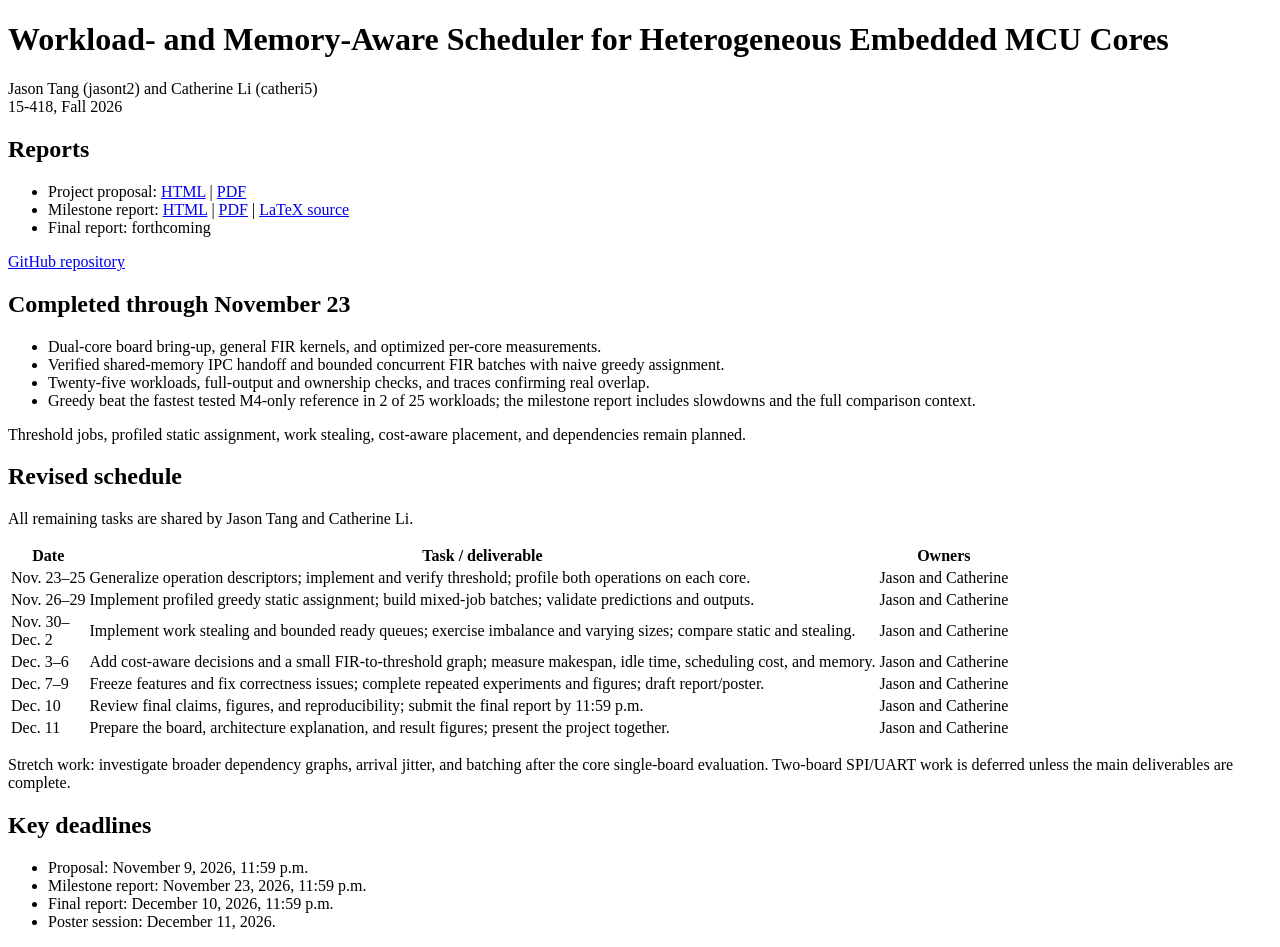
<file: docs/index.html>
<!doctype html>
<html lang="en">
<head>
  <meta charset="utf-8">
  <meta name="viewport" content="width=device-width, initial-scale=1">
  <title>15-418 Project: Heterogeneous Embedded MCU Scheduler</title>
</head>
<body>
  <h1>Workload- and Memory-Aware Scheduler for Heterogeneous Embedded MCU Cores</h1>
  <p>Jason Tang (jasont2) and Catherine Li (catheri5)<br>15-418, Fall 2026</p>
  <h2>Reports</h2>
  <ul>
    <li>Project proposal: <a href="proposal.html">HTML</a> | <a href="proposal.pdf">PDF</a></li>
    <li>Milestone report: <a href="milestone.html">HTML</a> | <a href="milestone.pdf">PDF</a> | <a href="milestone.tex">LaTeX source</a></li>
    <li>Final report: forthcoming</li>
  </ul>
  <p><a href="https://github.com/jasontxfei/15418-mcu-scheduler">GitHub repository</a></p>
  <h2>Completed through November 23</h2>
  <ul>
    <li>Dual-core board bring-up, general FIR kernels, and optimized per-core measurements.</li>
    <li>Verified shared-memory IPC handoff and bounded concurrent FIR batches with naive greedy assignment.</li>
    <li>Twenty-five workloads, full-output and ownership checks, and traces confirming real overlap.</li>
    <li>Greedy beat the fastest tested M4-only reference in 2 of 25 workloads; the milestone report includes slowdowns and the full comparison context.</li>
  </ul>
  <p>Threshold jobs, profiled static assignment, work stealing, cost-aware placement, and dependencies remain planned.</p>
  <h2>Revised schedule</h2>
  <p>All remaining tasks are shared by Jason Tang and Catherine Li.</p>
  <table>
<thead>
<tr><th scope="col"><strong>Date</strong></th><th scope="col"><strong>Task / deliverable</strong></th><th scope="col"><strong>Owners</strong></th></tr>
</thead>
<tbody>
<tr><td>Nov. 23–25</td><td>Generalize operation descriptors; implement and verify threshold; profile both operations on each core.</td><td>Jason and Catherine</td></tr>
<tr><td>Nov. 26–29</td><td>Implement profiled greedy static assignment; build mixed-job batches; validate predictions and outputs.</td><td>Jason and Catherine</td></tr>
<tr><td>Nov.&nbsp;30–<br> Dec.&nbsp;2</td><td>Implement work stealing and bounded ready queues; exercise imbalance and varying sizes; compare static and stealing.</td><td>Jason and Catherine</td></tr>
<tr><td>Dec. 3–6</td><td>Add cost-aware decisions and a small FIR-to-threshold graph; measure makespan, idle time, scheduling cost, and memory.</td><td>Jason and Catherine</td></tr>
<tr><td>Dec. 7–9</td><td>Freeze features and fix correctness issues; complete repeated experiments and figures; draft report/poster.</td><td>Jason and Catherine</td></tr>
<tr><td>Dec. 10</td><td>Review final claims, figures, and reproducibility; submit the final report by 11:59 p.m.</td><td>Jason and Catherine</td></tr>
<tr><td>Dec. 11</td><td>Prepare the board, architecture explanation, and result figures; present the project together.</td><td>Jason and Catherine</td></tr>
</tbody>
</table>
  <p>Stretch work: investigate broader dependency graphs, arrival jitter, and batching after the core single-board evaluation. Two-board SPI/UART work is deferred unless the main deliverables are complete.</p>
  <h2>Key deadlines</h2>
  <ul>
    <li>Proposal: November 9, 2026, 11:59 p.m.</li>
    <li>Milestone report: November 23, 2026, 11:59 p.m.</li>
    <li>Final report: December 10, 2026, 11:59 p.m.</li>
    <li>Poster session: December 11, 2026.</li>
  </ul>
</body>
</html>
</file>
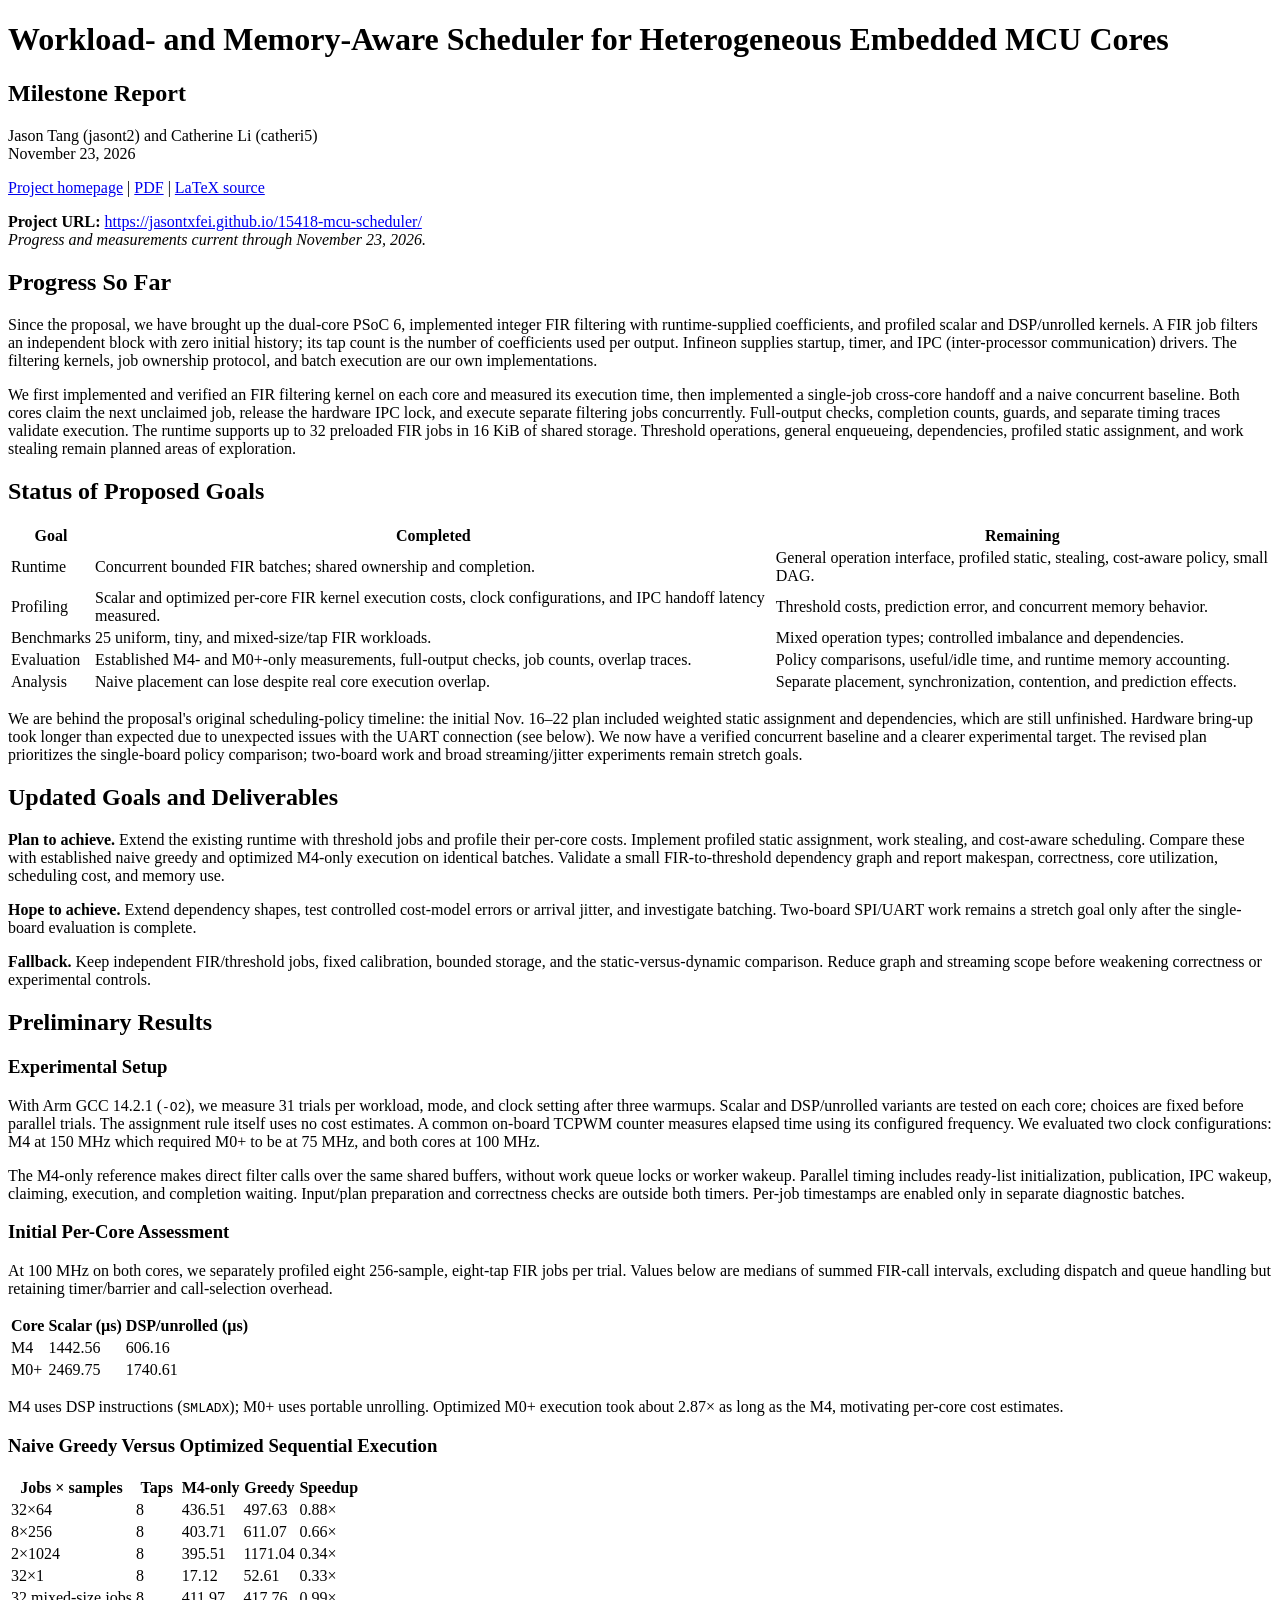
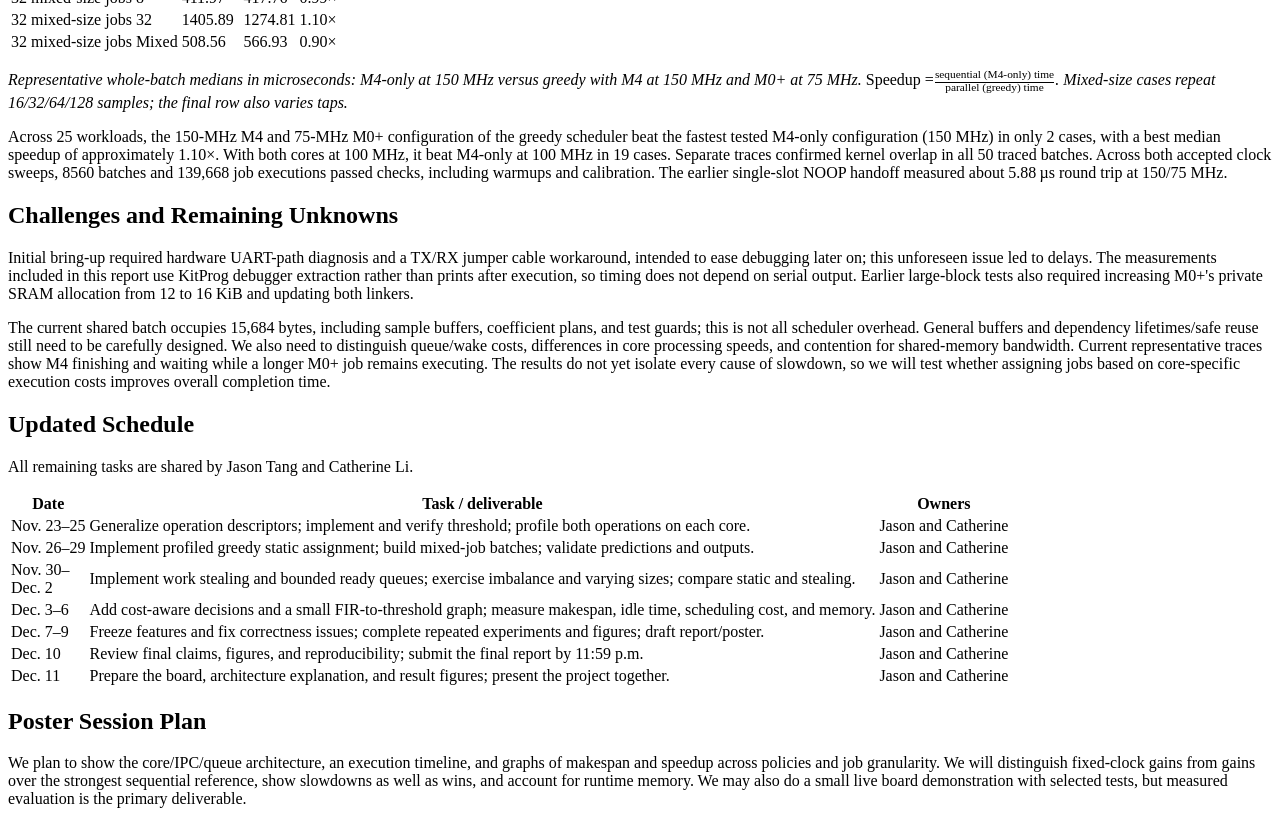
<file: docs/milestone.html>
<!doctype html>
<html lang="en">
<head>
  <meta charset="utf-8">
  <meta name="viewport" content="width=device-width, initial-scale=1">
  <title>Milestone Report: Heterogeneous Embedded MCU Scheduler</title>
</head>
<body>
<h1>Workload- and Memory-Aware Scheduler for Heterogeneous Embedded MCU Cores</h1>
<h2>Milestone Report</h2>
<p>Jason Tang (jasont2) and Catherine Li (catheri5)<br>November 23, 2026</p>
<p><a href="index.html">Project homepage</a> | <a href="milestone.pdf">PDF</a> | <a href="milestone.tex">LaTeX source</a></p>
<p><strong>Project URL:</strong> <a href="https://jasontxfei.github.io/15418-mcu-scheduler/">https://jasontxfei.github.io/15418-mcu-scheduler/</a><br> <em>Progress and measurements current through November 23, 2026.</em></p>
<h2 id="progress-so-far">Progress So Far</h2>
<p>Since the proposal, we have brought up the dual-core PSoC 6, implemented integer FIR filtering with runtime-supplied coefficients, and profiled scalar and DSP/unrolled kernels. A FIR job filters an independent block with zero initial history; its tap count is the number of coefficients used per output. Infineon supplies startup, timer, and IPC (inter-processor communication) drivers. The filtering kernels, job ownership protocol, and batch execution are our own implementations.</p>
<p>We first implemented and verified an FIR filtering kernel on each core and measured its execution time, then implemented a single-job cross-core handoff and a naive concurrent baseline. Both cores claim the next unclaimed job, release the hardware IPC lock, and execute separate filtering jobs concurrently. Full-output checks, completion counts, guards, and separate timing traces validate execution. The runtime supports up to 32 preloaded FIR jobs in 16 KiB of shared storage. Threshold operations, general enqueueing, dependencies, profiled static assignment, and work stealing remain planned areas of exploration.</p>
<h2 id="status-of-proposed-goals">Status of Proposed Goals</h2>
<table>
<thead>
<tr><th scope="col"><strong>Goal</strong></th><th scope="col"><strong>Completed</strong></th><th scope="col"><strong>Remaining</strong></th></tr>
</thead>
<tbody>
<tr><td>Runtime</td><td>Concurrent bounded FIR batches; shared ownership and completion.</td><td>General operation interface, profiled static, stealing, cost-aware policy, small DAG.</td></tr>
<tr><td>Profiling</td><td>Scalar and optimized per-core FIR kernel execution costs, clock configurations, and IPC handoff latency measured.</td><td>Threshold costs, prediction error, and concurrent memory behavior.</td></tr>
<tr><td>Benchmarks</td><td>25 uniform, tiny, and mixed-size/tap FIR workloads.</td><td>Mixed operation types; controlled imbalance and dependencies.</td></tr>
<tr><td>Evaluation</td><td>Established M4- and M0+-only measurements, full-output checks, job counts, overlap traces.</td><td>Policy comparisons, useful/idle time, and runtime memory accounting.</td></tr>
<tr><td>Analysis</td><td>Naive placement can lose despite real core execution overlap.</td><td>Separate placement, synchronization, contention, and prediction effects.</td></tr>
</tbody>
</table>
<p>We are behind the proposal&#x27;s original scheduling-policy timeline: the initial Nov. 16–22 plan included weighted static assignment and dependencies, which are still unfinished. Hardware bring-up took longer than expected due to unexpected issues with the UART connection (see below). We now have a verified concurrent baseline and a clearer experimental target. The revised plan prioritizes the single-board policy comparison; two-board work and broad streaming/jitter experiments remain stretch goals.</p>
<h2 id="updated-goals-and-deliverables">Updated Goals and Deliverables</h2>
<p><strong>Plan to achieve.</strong> Extend the existing runtime with threshold jobs and profile their per-core costs. Implement profiled static assignment, work stealing, and cost-aware scheduling. Compare these with established naive greedy and optimized M4-only execution on identical batches. Validate a small FIR-to-threshold dependency graph and report makespan, correctness, core utilization, scheduling cost, and memory use.</p>
<p><strong>Hope to achieve.</strong> Extend dependency shapes, test controlled cost-model errors or arrival jitter, and investigate batching. Two-board SPI/UART work remains a stretch goal only after the single-board evaluation is complete.</p>
<p><strong>Fallback.</strong> Keep independent FIR/threshold jobs, fixed calibration, bounded storage, and the static-versus-dynamic comparison. Reduce graph and streaming scope before weakening correctness or experimental controls.</p>
<h2 id="preliminary-results">Preliminary Results</h2>
<h3 id="experimental-setup">Experimental Setup</h3>
<p>With Arm GCC 14.2.1 (<code>-O2</code>), we measure 31 trials per workload, mode, and clock setting after three warmups. Scalar and DSP/unrolled variants are tested on each core; choices are fixed before parallel trials. The assignment rule itself uses no cost estimates. A common on-board TCPWM counter measures elapsed time using its configured frequency. We evaluated two clock configurations: M4 at 150 MHz which required M0+ to be at 75 MHz, and both cores at 100 MHz.</p>
<p>The M4-only reference makes direct filter calls over the same shared buffers, without work queue locks or worker wakeup. Parallel timing includes ready-list initialization, publication, IPC wakeup, claiming, execution, and completion waiting. Input/plan preparation and correctness checks are outside both timers. Per-job timestamps are enabled only in separate diagnostic batches.</p>
<h3 id="initial-per-core-assessment">Initial Per-Core Assessment</h3>
<p>At 100 MHz on both cores, we separately profiled eight 256-sample, eight-tap FIR jobs per trial. Values below are medians of summed FIR-call intervals, excluding dispatch and queue handling but retaining timer/barrier and call-selection overhead.</p>
<table>
<thead>
<tr><th scope="col"><strong>Core</strong></th><th scope="col"><strong>Scalar (<span class="math inline">µ</span>s)</strong></th><th scope="col"><strong>DSP/unrolled (<span class="math inline">µ</span>s)</strong></th></tr>
</thead>
<tbody>
<tr><td>M4</td><td>1442.56</td><td>606.16</td></tr>
<tr><td>M0+</td><td>2469.75</td><td>1740.61</td></tr>
</tbody>
</table>
<p>M4 uses DSP instructions (<code>SMLADX</code>); M0+ uses portable unrolling. Optimized M0+ execution took about <span class="math inline">2.87×</span> as long as the M4, motivating per-core cost estimates.</p>
<h3 id="naive-greedy-versus-optimized-sequential-execution">Naive Greedy Versus Optimized Sequential Execution</h3>
<table>
<thead>
<tr><th scope="col"><strong>Jobs <span class="math inline">×</span> samples</strong></th><th scope="col"><strong>Taps</strong></th><th scope="col"><strong>M4-only</strong></th><th scope="col"><strong>Greedy</strong></th><th scope="col"><strong>Speedup</strong></th></tr>
</thead>
<tbody>
<tr><td><span class="math inline">32×64</span></td><td>8</td><td>436.51</td><td>497.63</td><td><span class="math inline">0.88×</span></td></tr>
<tr><td><span class="math inline">8×256</span></td><td>8</td><td>403.71</td><td>611.07</td><td><span class="math inline">0.66×</span></td></tr>
<tr><td><span class="math inline">2×1024</span></td><td>8</td><td>395.51</td><td>1171.04</td><td><span class="math inline">0.34×</span></td></tr>
<tr><td><span class="math inline">32×1</span></td><td>8</td><td>17.12</td><td>52.61</td><td><span class="math inline">0.33×</span></td></tr>
<tr><td>32 mixed-size jobs</td><td>8</td><td>411.97</td><td>417.76</td><td><span class="math inline">0.99×</span></td></tr>
<tr><td>32 mixed-size jobs</td><td>32</td><td>1405.89</td><td>1274.81</td><td><span class="math inline">1.10×</span></td></tr>
<tr><td>32 mixed-size jobs</td><td>Mixed</td><td>508.56</td><td>566.93</td><td><span class="math inline">0.90×</span></td></tr>
</tbody>
</table>
<p><em>Representative whole-batch medians in microseconds: M4-only at 150 MHz versus greedy with M4 at 150 MHz and M0+ at 75 MHz. <math xmlns="http://www.w3.org/1998/Math/MathML"><mrow><mtext>Speedup =</mtext><mfrac><mtext>sequential (M4-only) time</mtext><mtext>parallel (greedy) time</mtext></mfrac></mrow></math>. Mixed-size cases repeat 16/32/64/128 samples; the final row also varies taps.</em></p>
<p>Across 25 workloads, the 150-MHz M4 and 75-MHz M0+ configuration of the greedy scheduler beat the fastest tested M4-only configuration (150 MHz) in only 2 cases, with a best median speedup of approximately <span class="math inline">1.10×</span>. With both cores at 100 MHz, it beat M4-only at 100 MHz in 19 cases. Separate traces confirmed kernel overlap in all 50 traced batches. Across both accepted clock sweeps, 8560 batches and 139,668 job executions passed checks, including warmups and calibration. The earlier single-slot NOOP handoff measured about 5.88&thinsp;<span class="math inline">µ</span>s round trip at 150/75 MHz.</p>
<h2 id="challenges-and-remaining-unknowns">Challenges and Remaining Unknowns</h2>
<p>Initial bring-up required hardware UART-path diagnosis and a TX/RX jumper cable workaround, intended to ease debugging later on; this unforeseen issue led to delays. The measurements included in this report use KitProg debugger extraction rather than prints after execution, so timing does not depend on serial output. Earlier large-block tests also required increasing M0+&#x27;s private SRAM allocation from 12 to 16 KiB and updating both linkers.</p>
<p>The current shared batch occupies 15,684 bytes, including sample buffers, coefficient plans, and test guards; this is not all scheduler overhead. General buffers and dependency lifetimes/safe reuse still need to be carefully designed. We also need to distinguish queue/wake costs, differences in core processing speeds, and contention for shared-memory bandwidth. Current representative traces show M4 finishing and waiting while a longer M0+ job remains executing. The results do not yet isolate every cause of slowdown, so we will test whether assigning jobs based on core-specific execution costs improves overall completion time.</p>
<h2 id="updated-schedule">Updated Schedule</h2>
<p>All remaining tasks are shared by Jason Tang and Catherine Li.</p>
<table>
<thead>
<tr><th scope="col"><strong>Date</strong></th><th scope="col"><strong>Task / deliverable</strong></th><th scope="col"><strong>Owners</strong></th></tr>
</thead>
<tbody>
<tr><td>Nov. 23–25</td><td>Generalize operation descriptors; implement and verify threshold; profile both operations on each core.</td><td>Jason and Catherine</td></tr>
<tr><td>Nov. 26–29</td><td>Implement profiled greedy static assignment; build mixed-job batches; validate predictions and outputs.</td><td>Jason and Catherine</td></tr>
<tr><td>Nov.&nbsp;30–<br> Dec.&nbsp;2</td><td>Implement work stealing and bounded ready queues; exercise imbalance and varying sizes; compare static and stealing.</td><td>Jason and Catherine</td></tr>
<tr><td>Dec. 3–6</td><td>Add cost-aware decisions and a small FIR-to-threshold graph; measure makespan, idle time, scheduling cost, and memory.</td><td>Jason and Catherine</td></tr>
<tr><td>Dec. 7–9</td><td>Freeze features and fix correctness issues; complete repeated experiments and figures; draft report/poster.</td><td>Jason and Catherine</td></tr>
<tr><td>Dec. 10</td><td>Review final claims, figures, and reproducibility; submit the final report by 11:59 p.m.</td><td>Jason and Catherine</td></tr>
<tr><td>Dec. 11</td><td>Prepare the board, architecture explanation, and result figures; present the project together.</td><td>Jason and Catherine</td></tr>
</tbody>
</table>
<h2 id="poster-session-plan">Poster Session Plan</h2>
<p>We plan to show the core/IPC/queue architecture, an execution timeline, and graphs of makespan and speedup across policies and job granularity. We will distinguish fixed-clock gains from gains over the strongest sequential reference, show slowdowns as well as wins, and account for runtime memory. We may also do a small live board demonstration with selected tests, but measured evaluation is the primary deliverable.</p>
</body>
</html>
</file>
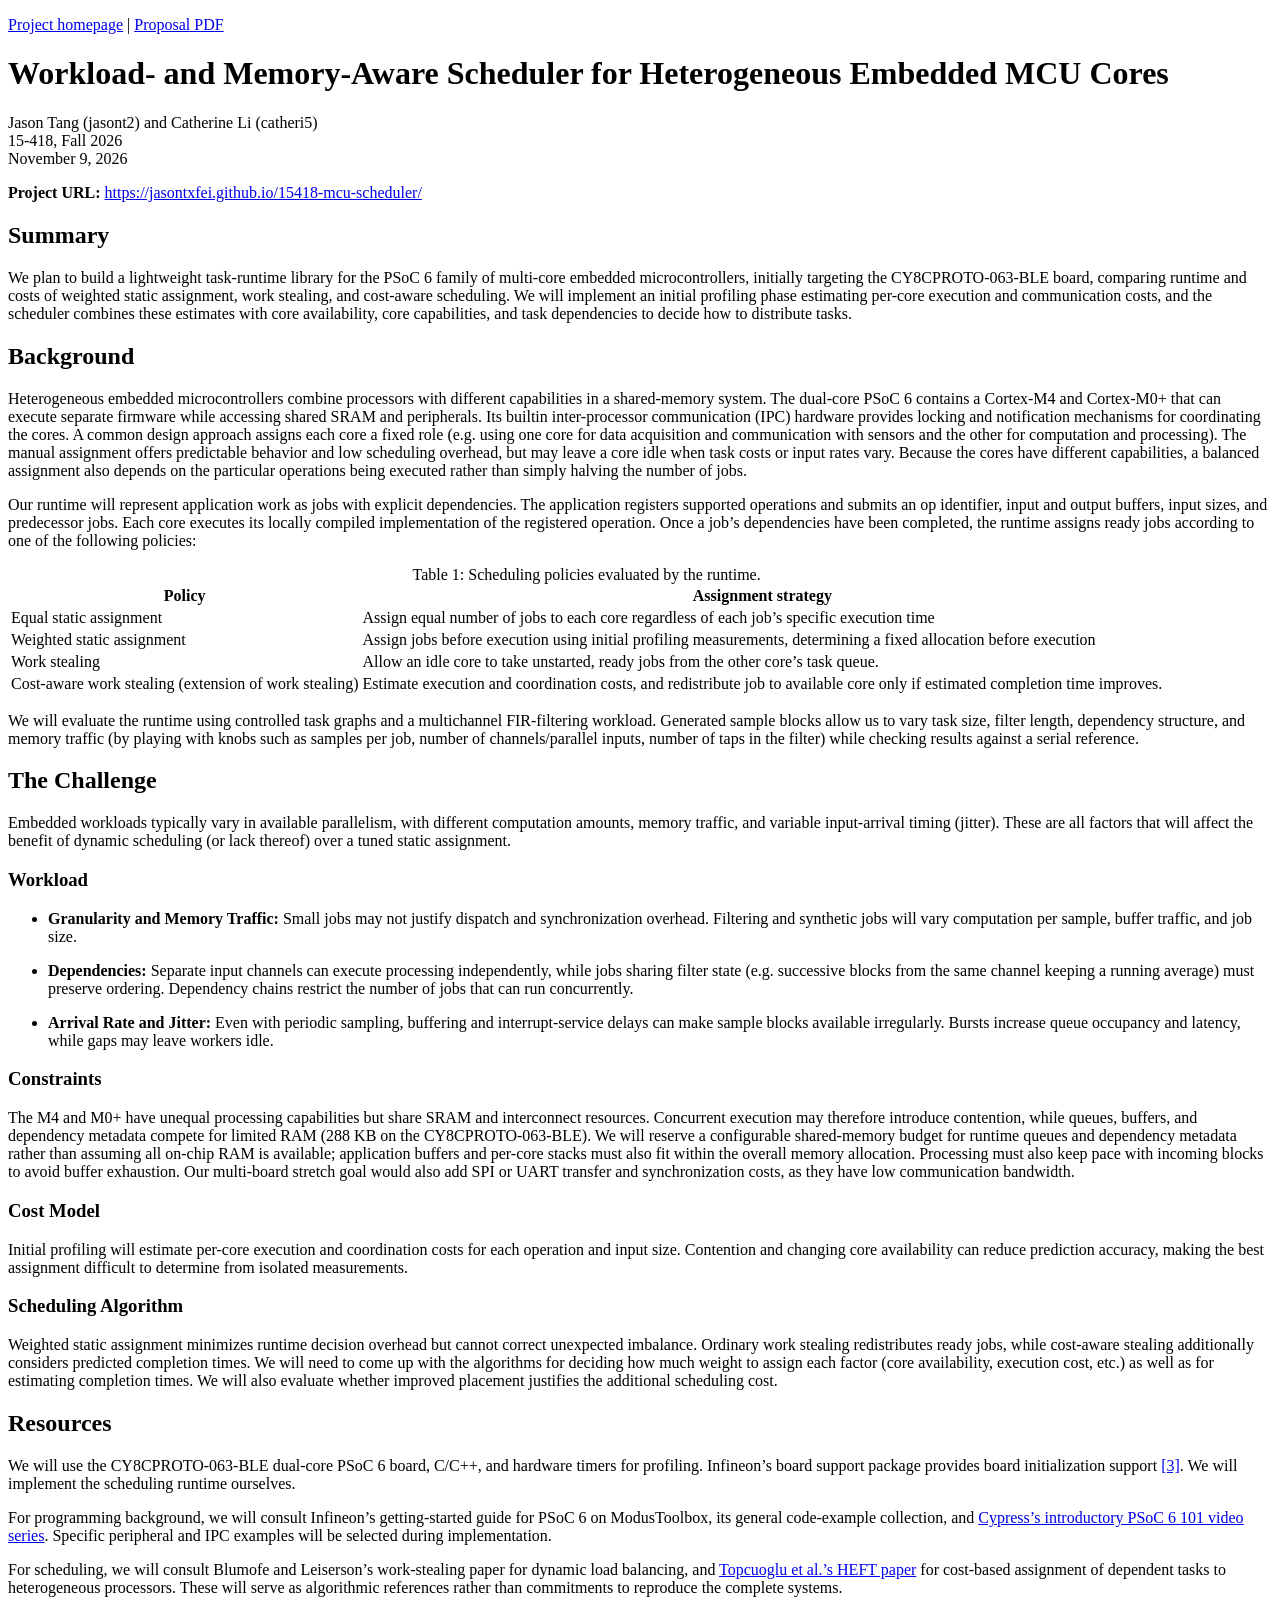
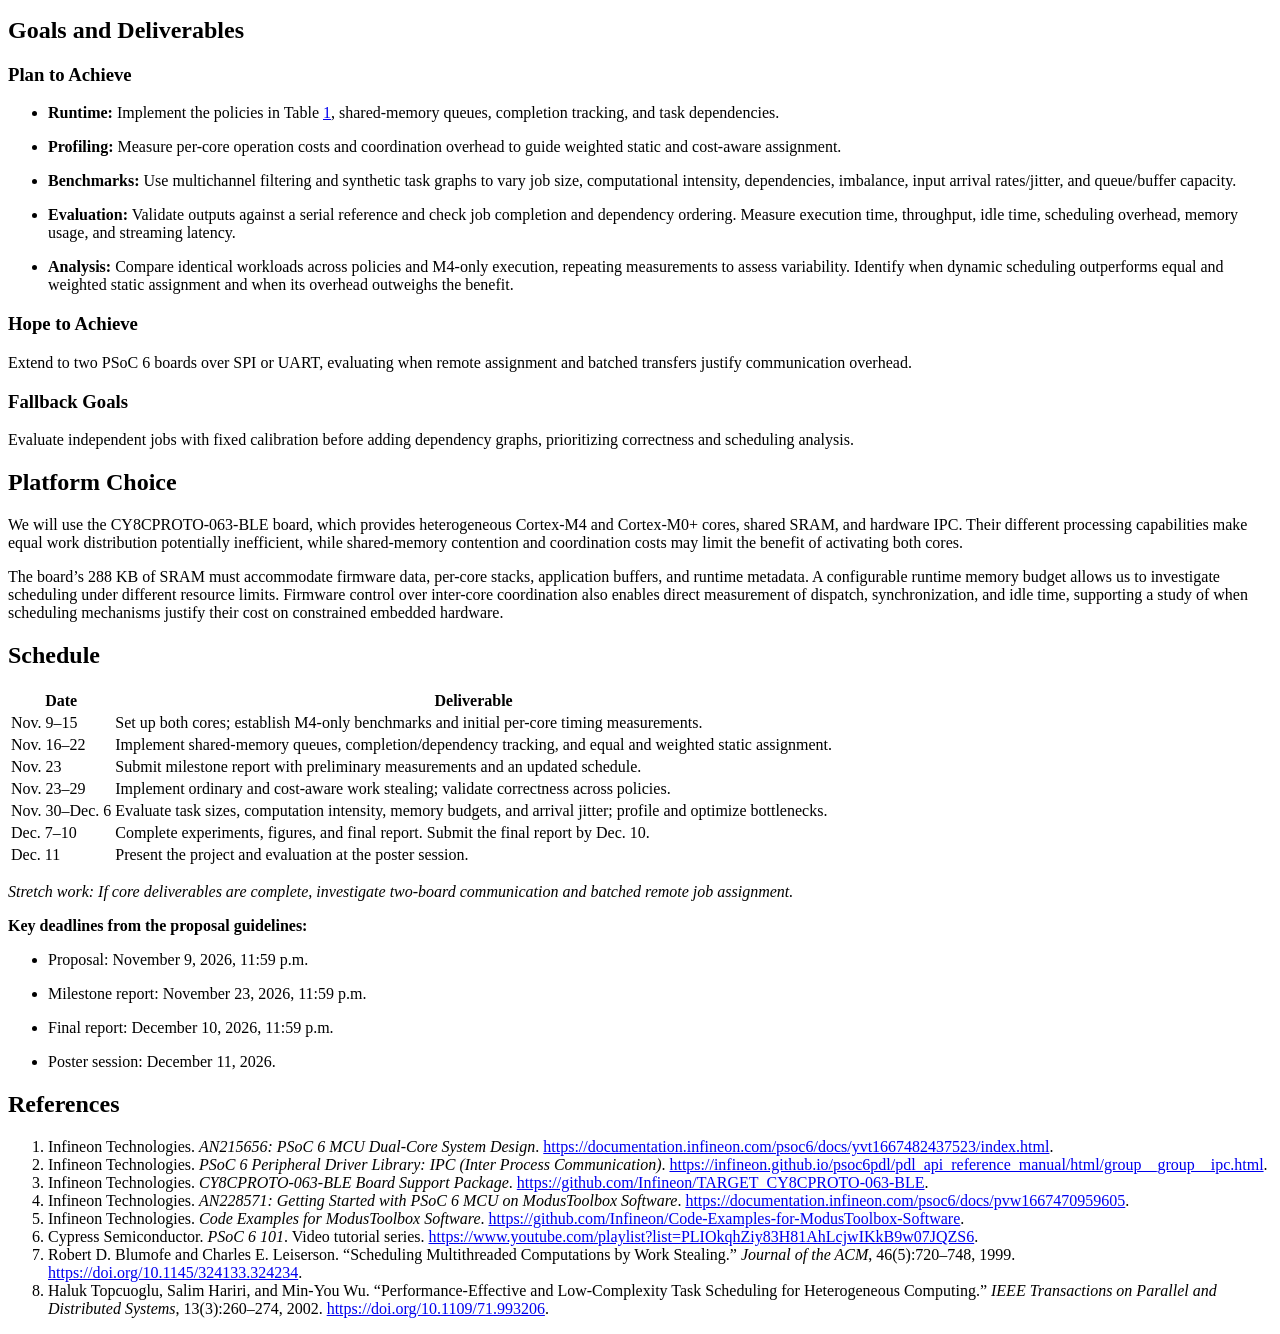
<file: docs/proposal.html>
<!doctype html>
<html lang="en">
<head>
  <meta charset="utf-8">
  <meta name="viewport" content="width=device-width, initial-scale=1">
  <title>Project Proposal: Heterogeneous Embedded MCU Scheduler</title>
</head>
<body>
  <p><a href="./">Project homepage</a> | <a href="proposal.pdf">Proposal PDF</a></p>
  <h1>Workload- and Memory-Aware Scheduler for Heterogeneous Embedded MCU Cores</h1>
  <p>Jason Tang (jasont2) and Catherine Li (catheri5)<br>15-418, Fall 2026<br>November 9, 2026</p>
<p><strong>Project URL:</strong> <a href="https://jasontxfei.github.io/15418-mcu-scheduler/">https://jasontxfei.github.io/15418-mcu-scheduler/</a></p>

<h2 id="summary">Summary</h2>

<p>We plan to build a lightweight task-runtime library for the PSoC 6
family of multi-core embedded microcontrollers, initially targeting the
CY8CPROTO-063-BLE board, comparing runtime and costs of weighted static
assignment, work stealing, and cost-aware scheduling. We will implement
an initial profiling phase estimating per-core execution and
communication costs, and the scheduler combines these estimates with
core availability, core capabilities, and task dependencies to decide
how to distribute tasks.</p>

<h2 id="background">Background</h2>

<p>Heterogeneous embedded microcontrollers combine processors with
different capabilities in a shared-memory system. The dual-core PSoC 6
contains a Cortex-M4 and Cortex-M0+ that can execute separate firmware
while accessing shared SRAM and peripherals. Its builtin inter-processor
communication (IPC) hardware provides locking and notification
mechanisms for coordinating the cores. A common design approach assigns
each core a fixed role (e.g. using one core for data acquisition and
communication with sensors and the other for computation and
processing). The manual assignment offers predictable behavior and low
scheduling overhead, but may leave a core idle when task costs or input
rates vary. Because the cores have different capabilities, a balanced
assignment also depends on the particular operations being executed
rather than simply halving the number of jobs.</p>

<p>Our runtime will represent application work as jobs with explicit
dependencies. The application registers supported operations and submits
an op identifier, input and output buffers, input sizes, and predecessor
jobs. Each core executes its locally compiled implementation of the
registered operation. Once a job’s dependencies have been completed, the
runtime assigns ready jobs according to one of the following
policies:</p>

<div id="tab:policies">
<table>
<caption>Table 1: Scheduling policies evaluated by the runtime.</caption>
<thead>
<tr>
<th scope="col"><strong>Policy</strong></th>
<th scope="col"><strong>Assignment strategy</strong></th>
</tr>
</thead>
<tbody>
<tr>
<td>Equal static assignment</td>
<td>Assign equal number of jobs to each core
regardless of each job’s specific execution time</td>
</tr>
<tr>
<td>Weighted static assignment</td>
<td>Assign jobs before execution using initial
profiling measurements, determining a fixed allocation before
execution</td>
</tr>
<tr>
<td>Work stealing</td>
<td>Allow an idle core to take unstarted,
ready jobs from the other core’s task queue.</td>
</tr>
<tr>
<td>Cost-aware work stealing (extension of
work stealing)</td>
<td>Estimate execution and coordination costs,
and redistribute job to available core only if estimated completion time
improves.</td>
</tr>
</tbody>
</table>
</div>

<p>We will evaluate the runtime using controlled task graphs and a
multichannel FIR-filtering workload. Generated sample blocks allow us to
vary task size, filter length, dependency structure, and memory traffic
(by playing with knobs such as samples per job, number of
channels/parallel inputs, number of taps in the filter) while checking
results against a serial reference.</p>

<h2 id="the-challenge">The Challenge</h2>

<p>Embedded workloads typically vary in available parallelism, with
different computation amounts, memory traffic, and variable
input-arrival timing (jitter). These are all factors that will affect
the benefit of dynamic scheduling (or lack thereof) over a tuned static
assignment.</p>

<h3 id="workload">Workload</h3>

<ul>
<li><p><strong>Granularity and Memory Traffic:</strong> Small jobs may
not justify dispatch and synchronization overhead. Filtering and
synthetic jobs will vary computation per sample, buffer traffic, and job
size.</p></li>
<li><p><strong>Dependencies:</strong> Separate input channels can
execute processing independently, while jobs sharing filter state (e.g.
successive blocks from the same channel keeping a running average) must
preserve ordering. Dependency chains restrict the number of jobs that
can run concurrently.</p></li>
<li><p><strong>Arrival Rate and Jitter:</strong> Even with periodic
sampling, buffering and interrupt-service delays can make sample blocks
available irregularly. Bursts increase queue occupancy and latency,
while gaps may leave workers idle.</p></li>
</ul>

<h3 id="constraints">Constraints</h3>

<p>The M4 and M0+ have unequal processing capabilities but share SRAM
and interconnect resources. Concurrent execution may therefore introduce
contention, while queues, buffers, and dependency metadata compete for
limited RAM (288 KB on the CY8CPROTO-063-BLE). We will reserve a
configurable shared-memory budget for runtime queues and dependency
metadata rather than assuming all on-chip RAM is available; application
buffers and per-core stacks must also fit within the overall memory
allocation. Processing must also keep pace with incoming blocks to avoid
buffer exhaustion. Our multi-board stretch goal would also add SPI or
UART transfer and synchronization costs, as they have low communication
bandwidth.</p>

<h3 id="cost-model">Cost Model</h3>

<p>Initial profiling will estimate per-core execution and coordination
costs for each operation and input size. Contention and changing core
availability can reduce prediction accuracy, making the best assignment
difficult to determine from isolated measurements.</p>

<h3 id="scheduling-algorithm">Scheduling Algorithm</h3>

<p>Weighted static assignment minimizes runtime decision overhead but
cannot correct unexpected imbalance. Ordinary work stealing
redistributes ready jobs, while cost-aware stealing additionally
considers predicted completion times. We will need to come up with the
algorithms for deciding how much weight to assign each factor (core
availability, execution cost, etc.) as well as for estimating completion
times. We will also evaluate whether improved placement justifies the
additional scheduling cost.</p>

<h2 id="resources">Resources</h2>

<p>We will use the CY8CPROTO-063-BLE dual-core PSoC 6 board, C/C++, and
hardware timers for profiling. Infineon’s board support package provides
board initialization support <a href="#ref-psoc-board">[3]</a>. We will implement the scheduling
runtime ourselves.</p>

<p>For programming background, we will consult Infineon’s
getting-started guide for PSoC 6 on ModusToolbox, its general
code-example collection, and <a href="https://youtube.com/playlist?list=PLIOkqhZiy83H81AhLcjwIKkB9w07JQZS6&amp;si=GrjLfIfy3ogX0vyl">Cypress’s
introductory PSoC 6 101 video series</a>. Specific peripheral and IPC
examples will be selected during implementation.</p>

<p>For scheduling, we will consult Blumofe and Leiserson’s work-stealing
paper for dynamic load balancing, and <a href="https://doi.org/10.1109/71.993206">Topcuoglu et al.’s HEFT
paper</a> for cost-based assignment of dependent tasks to heterogeneous
processors. These will serve as algorithmic references rather than
commitments to reproduce the complete systems.</p>

<h2 id="goals-and-deliverables">Goals and Deliverables</h2>

<h3 id="plan-to-achieve">Plan to Achieve</h3>

<ul>
<li><p><strong>Runtime:</strong> Implement the policies in Table <a href="#tab:policies">1</a>, shared-memory queues, completion
tracking, and task dependencies.</p></li>
<li><p><strong>Profiling:</strong> Measure per-core operation costs and
coordination overhead to guide weighted static and cost-aware
assignment.</p></li>
<li><p><strong>Benchmarks:</strong> Use multichannel filtering and
synthetic task graphs to vary job size, computational intensity,
dependencies, imbalance, input arrival rates/jitter, and queue/buffer
capacity.</p></li>
<li><p><strong>Evaluation:</strong> Validate outputs against a serial
reference and check job completion and dependency ordering. Measure
execution time, throughput, idle time, scheduling overhead, memory
usage, and streaming latency.</p></li>
<li><p><strong>Analysis:</strong> Compare identical workloads across
policies and M4-only execution, repeating measurements to assess
variability. Identify when dynamic scheduling outperforms equal and
weighted static assignment and when its overhead outweighs the
benefit.</p></li>
</ul>

<h3 id="hope-to-achieve">Hope to Achieve</h3>

<p>Extend to two PSoC 6 boards over SPI or UART, evaluating when remote
assignment and batched transfers justify communication overhead.</p>

<h3 id="fallback-goals">Fallback Goals</h3>

<p>Evaluate independent jobs with fixed calibration before adding
dependency graphs, prioritizing correctness and scheduling analysis.</p>

<h2 id="platform-choice">Platform Choice</h2>

<p>We will use the CY8CPROTO-063-BLE board, which provides heterogeneous
Cortex-M4 and Cortex-M0+ cores, shared SRAM, and hardware IPC. Their
different processing capabilities make equal work distribution
potentially inefficient, while shared-memory contention and coordination
costs may limit the benefit of activating both cores.</p>

<p>The board’s 288 KB of SRAM must accommodate firmware data, per-core
stacks, application buffers, and runtime metadata. A configurable
runtime memory budget allows us to investigate scheduling under
different resource limits. Firmware control over inter-core coordination
also enables direct measurement of dispatch, synchronization, and idle
time, supporting a study of when scheduling mechanisms justify their
cost on constrained embedded hardware.</p>

<h2 id="schedule">Schedule</h2>

<table>
<thead>
<tr>
<th scope="col"><strong>Date</strong></th>
<th scope="col"><strong>Deliverable</strong></th>
</tr>
</thead>
<tbody>
<tr>
<td>Nov. 9–15</td>
<td>Set up both cores; establish M4-only
benchmarks and initial per-core timing measurements.</td>
</tr>
<tr>
<td>Nov. 16–22</td>
<td>Implement shared-memory queues,
completion/dependency tracking, and equal and weighted static
assignment.</td>
</tr>
<tr>
<td>Nov. 23</td>
<td>Submit milestone report with preliminary
measurements and an updated schedule.</td>
</tr>
<tr>
<td>Nov. 23–29</td>
<td>Implement ordinary and cost-aware work
stealing; validate correctness across policies.</td>
</tr>
<tr>
<td>Nov. 30–Dec. 6</td>
<td>Evaluate task sizes, computation
intensity, memory budgets, and arrival jitter; profile and optimize
bottlenecks.</td>
</tr>
<tr>
<td>Dec. 7–10</td>
<td>Complete experiments, figures, and final
report. Submit the final report by Dec. 10.</td>
</tr>
<tr>
<td>Dec. 11</td>
<td>Present the project and evaluation at the
poster session.</td>
</tr>
</tbody>
</table>

<p><em>Stretch work: If core deliverables are complete, investigate
two-board communication and batched remote job assignment.</em></p>

<p><strong>Key deadlines from the proposal guidelines:</strong></p>

<ul>
<li><p>Proposal: November 9, 2026, 11:59 p.m.</p></li>
<li><p>Milestone report: November 23, 2026, 11:59 p.m.</p></li>
<li><p>Final report: December 10, 2026, 11:59 p.m.</p></li>
<li><p>Poster session: December 11, 2026.</p></li>
</ul>

<h2 id="references">References</h2>

<ol>
<li id="ref-psoc-dual">Infineon Technologies. <em>AN215656: PSoC 6 MCU Dual-Core System
Design</em>. <a href="https://documentation.infineon.com/psoc6/docs/yvt1667482437523/index.html">https://documentation.infineon.com/psoc6/docs/yvt1667482437523/index.html</a>.</li>
<li id="ref-psoc-ipc">Infineon Technologies. <em>PSoC 6 Peripheral Driver Library: IPC
(Inter Process Communication)</em>. <a href="https://infineon.github.io/psoc6pdl/pdl_api_reference_manual/html/group__group__ipc.html">https://infineon.github.io/psoc6pdl/pdl_api_reference_manual/html/group__group__ipc.html</a>.</li>
<li id="ref-psoc-board">Infineon Technologies. <em>CY8CPROTO-063-BLE Board Support
Package</em>. <a href="https://github.com/Infineon/TARGET_CY8CPROTO-063-BLE">https://github.com/Infineon/TARGET_CY8CPROTO-063-BLE</a>.</li>
<li id="ref-psoc-start">Infineon Technologies. <em>AN228571: Getting Started with PSoC 6 MCU
on ModusToolbox Software</em>. <a href="https://documentation.infineon.com/psoc6/docs/pvw1667470959605">https://documentation.infineon.com/psoc6/docs/pvw1667470959605</a>.</li>
<li id="ref-psoc-examples">Infineon Technologies. <em>Code Examples for ModusToolbox
Software</em>. <a href="https://github.com/Infineon/Code-Examples-for-ModusToolbox-Software">https://github.com/Infineon/Code-Examples-for-ModusToolbox-Software</a>.</li>
<li id="ref-psoc101">Cypress Semiconductor. <em>PSoC 6 101</em>. Video tutorial series. <a href="https://www.youtube.com/playlist?list=PLIOkqhZiy83H81AhLcjwIKkB9w07JQZS6">https://www.youtube.com/playlist?list=PLIOkqhZiy83H81AhLcjwIKkB9w07JQZS6</a>.</li>
<li id="ref-work-stealing">Robert D. Blumofe and Charles E. Leiserson. “Scheduling Multithreaded
Computations by Work Stealing.” <em>Journal of the ACM</em>,
46(5):720–748, 1999. <a href="https://doi.org/10.1145/324133.324234">https://doi.org/10.1145/324133.324234</a>.</li>
<li id="ref-heft">Haluk Topcuoglu, Salim Hariri, and Min-You Wu. “Performance-Effective
and Low-Complexity Task Scheduling for Heterogeneous Computing.”
<em>IEEE Transactions on Parallel and Distributed Systems</em>,
13(3):260–274, 2002. <a href="https://doi.org/10.1109/71.993206">https://doi.org/10.1109/71.993206</a>.</li>
</ol>

</body>
</html>
</file>
